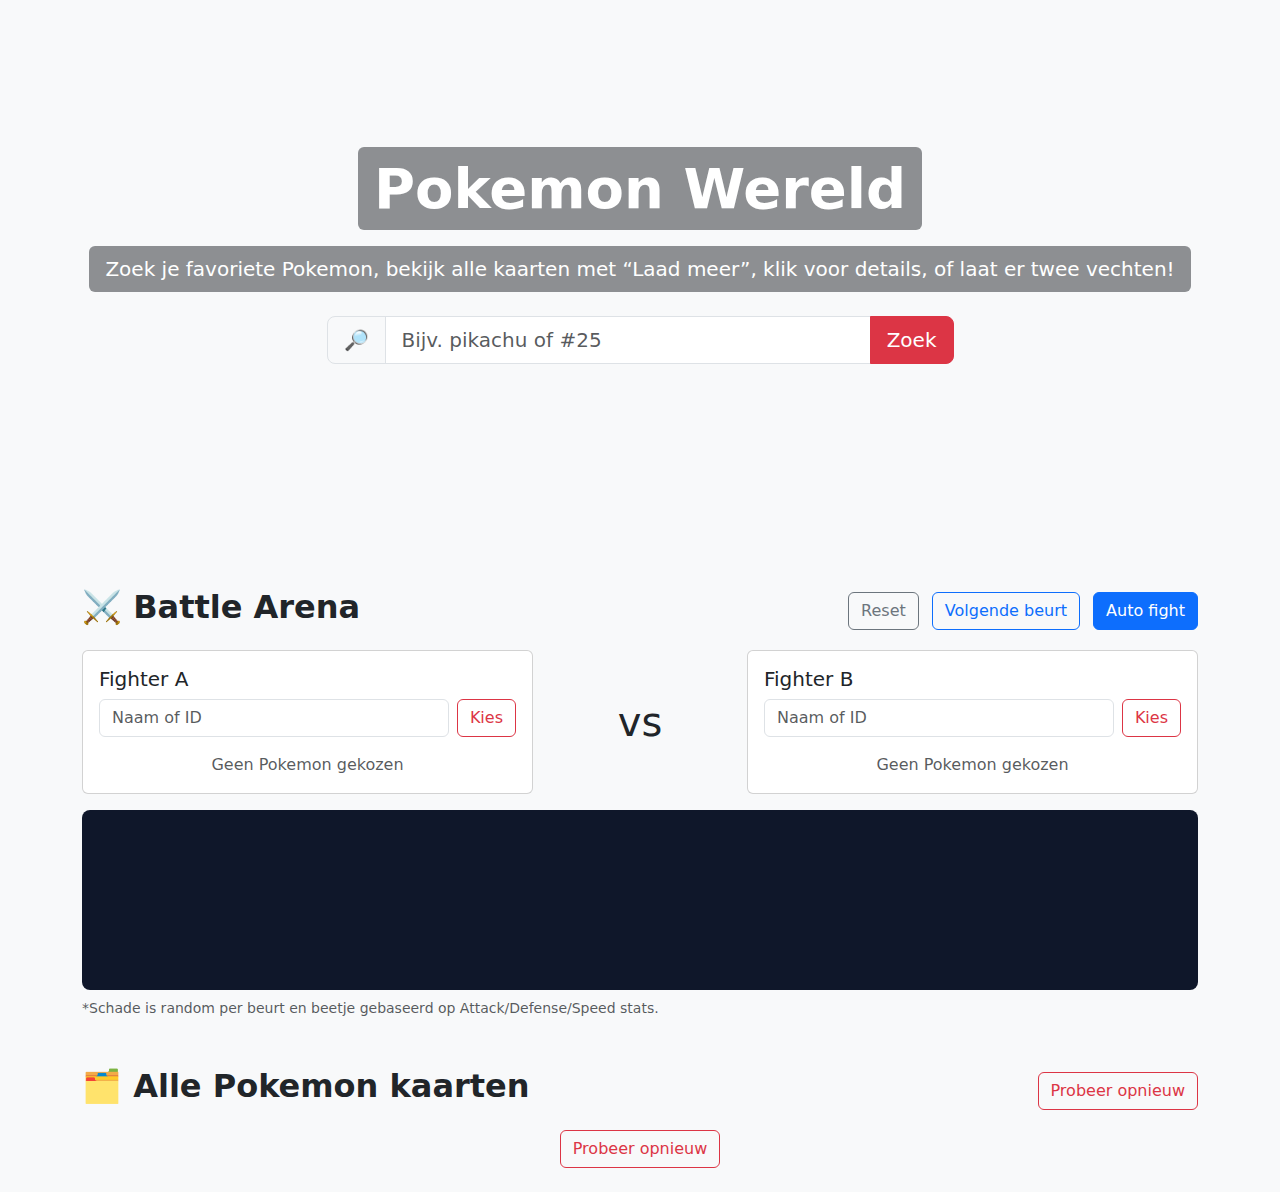
<file: index.html>
<!DOCTYPE html>
<html lang="nl">
  <head>
    <meta charset="UTF-8" />
    <meta name="viewport" content="width=device-width, initial-scale=1" />
    <title>Pokemon Index</title>

    <!-- Bootstrap CSS -->
    <link
      href="https://cdn.jsdelivr.net/npm/bootstrap@5.3.2/dist/css/bootstrap.min.css"
      rel="stylesheet"
    />
    <link rel="stylesheet" href="indexstyle.css" />
  </head>

  <body class="bg-light">
    <!-- Hero -->
    <section class="hero text-white text-center py-5 mb-4 d-flex">
      <div
        class="container d-flex flex-column justify-content-center align-items-center"
      >
        <h1
          class="display-4 fw-bold mb-3 bg-dark bg-opacity-50 px-3 py-2 rounded"
        >
          Pokemon Wereld
        </h1>
        <p class="lead mb-4 bg-dark bg-opacity-50 px-3 py-2 rounded">
          Zoek je favoriete Pokemon, bekijk alle kaarten met “Laad meer”, klik
          voor details, of laat er twee vechten!
        </p>

        <!-- Zoek -->
        <div class="row justify-content-center w-100">
          <div class="col-lg-7">
            <div class="input-group input-group-lg">
              <span class="input-group-text">🔎</span>
              <input
                type="text"
                id="pokemonName"
                class="form-control"
                placeholder="Bijv. pikachu of #25"
              />
              <button class="btn btn-danger" id="btnSearch">Zoek</button>
            </div>
            <div class="mt-2 small text-start">
              <span id="existsIndicator" class="exists-indicator d-none"></span>
              <span id="existsText" class="ms-1 text-muted"></span>
            </div>
          </div>
        </div>
      </div>
    </section>

    <!-- Zoekresultaat -->
    <div class="container mb-5">
      <div id="search-result" class="row g-4 justify-content-center"></div>
    </div>

    <!-- Battle Arena -->
    <div class="container mb-5">
      <div class="d-flex justify-content-between align-items-center mb-3">
        <h2 class="fw-bold">⚔️ Battle Arena</h2>
        <div>
          <button class="btn btn-outline-secondary me-2" id="btnResetBattle">
            Reset
          </button>
          <button class="btn btn-outline-primary me-2" id="btnNextTurn">
            Volgende beurt
          </button>
          <button class="btn btn-primary" id="btnAutoFight">Auto fight</button>
        </div>
      </div>

      <div class="row g-4 align-items-stretch">
        <div class="col-md-5">
          <div class="card h-100 fighter-card">
            <div class="card-body">
              <h5 class="card-title">Fighter A</h5>
              <div class="d-flex align-items-center mb-3">
                <input
                  class="form-control me-2"
                  id="fighterAInput"
                  placeholder="Naam of ID"
                />
                <button class="btn btn-outline-danger" id="btnPickA">
                  Kies
                </button>
              </div>
              <div id="fighterAView" class="text-center text-muted">
                Geen Pokemon gekozen
              </div>
            </div>
          </div>
        </div>
        <div
          class="col-md-2 d-none d-md-flex align-items-center justify-content-center"
        >
          <span class="display-6">vs</span>
        </div>
        <div class="col-md-5">
          <div class="card h-100 fighter-card">
            <div class="card-body">
              <h5 class="card-title">Fighter B</h5>
              <div class="d-flex align-items-center mb-3">
                <input
                  class="form-control me-2"
                  id="fighterBInput"
                  placeholder="Naam of ID"
                />
                <button class="btn btn-outline-danger" id="btnPickB">
                  Kies
                </button>
              </div>
              <div id="fighterBView" class="text-center text-muted">
                Geen Pokemon gekozen
              </div>
            </div>
          </div>
        </div>
      </div>

      <div class="mt-3">
        <div class="log-box" id="battleLog"></div>
        <div class="small text-muted mt-2">
          *Schade is random per beurt en beetje gebaseerd op
          Attack/Defense/Speed stats.
        </div>
      </div>
    </div>

    <div class="container">
      <div class="d-flex justify-content-between align-items-center mb-3">
        <h2 class="fw-bold">🗂️ Alle Pokemon kaarten</h2>
        <button class="btn btn-outline-danger" id="btnLoadMore">
          Laad meer
        </button>
      </div>
      <div id="pokemon-container" class="row g-4"></div>
      <div class="text-center my-4">
        <button class="btn btn-outline-danger" id="btnLoadMoreBottom">
          Laad meer
        </button>
      </div>
    </div>

    <!-- Bootstrap JS -->
    <script src="https://cdn.jsdelivr.net/npm/bootstrap@5.3.2/dist/js/bootstrap.bundle.min.js"></script>

    <script>
      const API = "https://pokeapi.co/api/v2";
      const cache = new Map(); // name/id -> pokemon data
      let listNextUrl = `${API}/pokemon?limit=24`;
      let autoTimer = null;

      const typeColors = {
        normal: "#A8A77A",
        fire: "#EE8130",
        water: "#6390F0",
        electric: "#F7D02C",
        grass: "#7AC74C",
        ice: "#96D9D6",
        fighting: "#C22E28",
        poison: "#A33EA1",
        ground: "#E2BF65",
        flying: "#A98FF3",
        psychic: "#F95587",
        bug: "#A6B91A",
        rock: "#B6A136",
        ghost: "#735797",
        dragon: "#6F35FC",
        dark: "#705746",
        steel: "#B7B7CE",
        fairy: "#D685AD",
      };

      const $ = (sel) => document.querySelector(sel);
      const $$ = (sel) => document.querySelectorAll(sel);

      function cap(s) {
        return s.charAt(0).toUpperCase() + s.slice(1);
      }

      async function getPokemon(identifier) {
        const key = String(identifier).toLowerCase().replace("#", "");
        if (cache.has(key)) return cache.get(key);
        const res = await fetch(`${API}/pokemon/${key}`);
        if (!res.ok) throw new Error("Pokemon niet gevonden!");
        const data = await res.json();
        cache.set(key, data);
        cache.set(String(data.id), data);
        cache.set(data.name, data);
        return data;
      }

      function typeBadge(t) {
        const c = typeColors[t] || "#999"; // default: #999
        return `<span class="badge type-badge" style="background:${c}">${t}</span>`;
      }

      function statRow(label, value, max = 200, cls = "") {
        const pct = Math.min(100, Math.round((value / max) * 100));
        return `
        <div class="mb-2">
          <div class="d-flex justify-content-between">
            <span>${label}</span><span class="text-muted">${value}</span>
          </div>
          <div class="stat-bar ${cls}" style="width:${pct}%"></div>
        </div>
      `;
      }

      function cardHTML(data) {
        const types = data.types.map((t) => typeBadge(t.type.name)).join(" ");
        const img =
          data.sprites.other?.["official-artwork"]?.front_default ||
          data.sprites.front_default ||
          "";
        return `
        <div class="col-6 col-sm-4 col-md-3 col-lg-2">
          <div class="card shadow-sm h-100 text-center">
            <img src="${img}" class="card-img-top p-2" alt="${data.name}">
            <div class="card-body d-flex flex-column">
              <h6 class="card-title text-capitalize mb-1">${data.name}</h6>
              <div class="small text-muted mb-2">#${data.id}</div>
              <div class="d-flex justify-content-center gap-1 mb-3">${types}</div>
              <div class="mt-auto d-grid gap-2">
                <button class="btn btn-sm btn-outline-primary" data-action="details" data-id="${data.id}">Details</button>
                <div class="d-grid gap-2 d-lg-flex">
                  <button class="btn btn-sm btn-outline-secondary flex-fill" data-action="battleA" data-id="${data.id}">+ A</button>
                  <button class="btn btn-sm btn-danger flex-fill" data-action="battleB" data-id="${data.id}">+ B</button>
                </div>
              </div>
            </div>
          </div>
        </div>
      `;
      }

      // Zoekfunctie

      const pokemonNameInput = $("#pokemonName");
      const btnSearch = $("#btnSearch");
      const existsIndicator = $("#existsIndicator");
      const existsText = $("#existsText");
      const searchResult = $("#search-result");

      let debounceT;
      pokemonNameInput.addEventListener("input", () => {
        clearTimeout(debounceT);
        const val = pokemonNameInput.value.trim();
        if (!val) {
          existsIndicator.classList.add("d-none");
          existsText.textContent = "";
          return;
        }
        debounceT = setTimeout(async () => {
          try {
            await getPokemon(val.toLowerCase());
            existsIndicator.className = "exists-indicator exists-yes";
            existsText.textContent = "Bestaat ✅";
          } catch {
            existsIndicator.className = "exists-indicator exists-no";
            existsText.textContent = "Niet gevonden ❌";
          }
          existsIndicator.classList.remove("d-none");
        }, 400);
      });

      btnSearch.addEventListener("click", searchPokemon);
      pokemonNameInput.addEventListener("keydown", (e) => {
        if (e.key === "Enter") searchPokemon();
      });

      async function searchPokemon() {
        const name = pokemonNameInput.value.trim().toLowerCase();
        searchResult.innerHTML = "";
        if (!name) {
          searchResult.innerHTML = `<div class="col-12 text-center text-danger">⚠️ Vul een naam of ID in!</div>`;
          return;
        }
        try {
          const data = await getPokemon(name);
          searchResult.innerHTML = cardHTML(data);
        } catch (e) {
          searchResult.innerHTML = `<div class="col-12 text-center text-danger">${e.message}</div>`;
        }
      }

      // Laad meer
      const listContainer = $("#pokemon-container");
      const btnLoadMore = $("#btnLoadMore");
      const btnLoadMoreBottom = $("#btnLoadMoreBottom");

      btnLoadMore.addEventListener("click", loadMore);
      btnLoadMoreBottom.addEventListener("click", loadMore);

      async function loadMore() {
        if (!listNextUrl) return;
        const btns = [btnLoadMore, btnLoadMoreBottom];
        btns.forEach((b) => {
          b.disabled = true;
          b.textContent = "Laden...";
        });

        try {
          const res = await fetch(listNextUrl);
          const data = await res.json();
          listNextUrl = data.next;

          // Haal details per item op
          const details = await Promise.all(
            data.results.map((item) => getPokemon(item.name).catch(() => null))
          );

          const html = details
            .filter(Boolean)
            .map((p) => cardHTML(p))
            .join("");
          listContainer.insertAdjacentHTML("beforeend", html);

          // Verberg knoppen als we klaar zijn
          if (!listNextUrl) {
            btns.forEach((b) => {
              b.disabled = true;
              b.textContent = "Alles geladen ✔️";
            });
          } else {
            btns.forEach((b) => {
              b.disabled = false;
              b.textContent = "Laad meer";
            });
          }
        } catch (err) {
          console.error(err);
          btns.forEach((b) => {
            b.disabled = false;
            b.textContent = "Probeer opnieuw";
          });
        }
      }

      // Eerste lading
      loadMore();

      // Klikken op kaarten
      document.addEventListener("click", async (e) => {
        const btn = e.target.closest("button[data-action]");
        if (!btn) return;

        const id = btn.getAttribute("data-id");
        const action = btn.getAttribute("data-action");
        if (!id) return;

        if (action === "details") {
          window.location.href = `details.html?id=${id}`;
          return;
        }

        // Voor battle-knoppen halen we de data op en zetten we de fighter
        if (action === "battleA") {
          const poke = await getPokemon(id);
          setFighter("A", poke);
          return;
        }
        if (action === "battleB") {
          const poke = await getPokemon(id);
          setFighter("B", poke);
          return;
        }
      });

      // Battle Arena
      const fighterAView = $("#fighterAView");
      const fighterBView = $("#fighterBView");
      const battleLog = $("#battleLog");

      const btnPickA = $("#btnPickA");
      const btnPickB = $("#btnPickB");
      btnPickA.addEventListener("click", pickFromInputA);
      btnPickB.addEventListener("click", pickFromInputB);

      async function pickFromInputA() {
        const val = $("#fighterAInput").value.trim();
        if (!val) return;
        try {
          setFighter("A", await getPokemon(val));
        } catch {
          bericht("Pokemon A niet gevonden");
        }
      }
      async function pickFromInputB() {
        const val = $("#fighterBInput").value.trim();
        if (!val) return;
        try {
          setFighter("B", await getPokemon(val));
        } catch {
          bericht("Pokemon B niet gevonden");
        }
      }

      const state = {
        A: null,
        B: null,
        inBattle: false,
        turn: "A",
      };

      function makeFighter(p) {
        const stats = Object.fromEntries(
          p.stats.map((s) => [s.stat.name, s.base_stat])
        );
        const maxHP = Math.max(1, stats.hp) * 10; // HP
        return {
          id: p.id,
          name: p.name,
          img:
            p.sprites.front_default ||
            p.sprites.other?.["official-artwork"]?.front_default ||
            "",
          types: p.types.map((t) => t.type.name),
          stats,
          maxHP,
          hp: maxHP,
          attack: stats.attack,
          defense: stats.defense,
          speed: stats.speed,
        };
      }

      function setFighter(side, p) {
        state[side] = makeFighter(p);
        renderFighter(side);
        log(`⚙️ Fighter ${side} ingesteld op ${cap(p.name)} (#${p.id}).`);
        if (state.A && state.B) {
          resetBattle(false);
        }
      }

      function renderFighter(side) {
        const f = state[side];
        const el = side === "A" ? fighterAView : fighterBView;
        if (!f) {
          el.innerHTML = '<span class="text-muted">Geen Pokemon gekozen</span>';
          return;
        }

        const types = f.types.map((t) => typeBadge(t)).join(" ");
        const hpPct = Math.round((f.hp / f.maxHP) * 100);
        el.innerHTML = `
        <div class="d-flex gap-3 align-items-center">
          <img src="${f.img}" alt="${f.name}">
          <div class="flex-grow-1">
            <div class="d-flex justify-content-between">
              <div class="fw-semibold text-capitalize">${f.name}</div>
              <div class="small text-muted">#${f.id}</div>
            </div>
            <div class="mb-1">${types}</div>
            <div class="progress" role="progressbar" aria-valuenow="${hpPct}" aria-valuemin="0" aria-valuemax="100">
              <div class="progress-bar" style="width:${hpPct}%">${hpPct}%</div>
            </div>
            <div class="small mt-1">HP: ${f.hp} / ${f.maxHP}</div>
          </div>
        </div>
      `;
      }

      function resetBattle(showMsg = true) {
        if (state.A) {
          state.A.hp = state.A.maxHP;
          renderFighter("A");
        }
        if (state.B) {
          state.B.hp = state.B.maxHP;
          renderFighter("B");
        }
        state.turn =
          state.A && state.B
            ? state.A.speed >= state.B.speed
              ? "A"
              : "B"
            : "A";
        state.inBattle = false;
        clearInterval(autoTimer);
        autoTimer = null;
        if (showMsg) log("🔄 Battle gereset.");
      }

      function randomDamage(attacker, defender) {
        // Random factor + beetje invloed van stats
        const base = attacker.attack * (0.8 + Math.random() * 0.4); // 80%-120% attack
        const mitig = defender.defense * 0.3; // verdediging
        const raw = Math.max(5, Math.round(base - mitig));
        // Kleine randomizer
        const jitter = Math.round(raw * (0.85 + Math.random() * 0.3));
        return Math.max(1, jitter);
      }

      function takeTurn() {
        if (!state.A || !state.B) return log("Kies eerst beide fighters.");
        if (state.inBattle === false) state.inBattle = true;

        const atkSide = state.turn;
        const defSide = atkSide === "A" ? "B" : "A";
        const atk = state[atkSide];
        const def = state[defSide];

        if (atk.hp <= 0 || def.hp <= 0) {
          endBattle();
          return;
        }

        const dmg = randomDamage(atk, def);
        def.hp = Math.max(0, def.hp - dmg);
        log(`🎯 ${cap(atk.name)} doet ${dmg} schade aan ${cap(def.name)}.`);
        renderFighter(defSide);

        if (def.hp <= 0) {
          log(`🏆 ${cap(atk.name)} wint!`);
          state.inBattle = false;
          clearInterval(autoTimer);
          autoTimer = null;
          return;
        }

        state.turn = defSide; // wissel beurt
      }

      function endBattle() {
        if (!state.A || !state.B) return;
        const winner = state.A.hp > 0 ? state.A : state.B;
        const loser = state.A.hp > 0 ? state.B : state.A;
        log(
          `🏆 ${cap(winner.name)} heeft gewonnen! ${cap(
            loser.name
          )} viel uit met 0 HP.`
        );
        state.inBattle = false;
        clearInterval(autoTimer);
        autoTimer = null;
      }

      function log(msg) {
        const time = new Date().toLocaleTimeString();
        battleLog.insertAdjacentHTML(
          "beforeend",
          `<div>[${time}] ${msg}</div>`
        );
        battleLog.scrollTop = battleLog.scrollHeight;
      }

      // Buttons
      $("#btnResetBattle").addEventListener("click", () => resetBattle(true));
      $("#btnNextTurn").addEventListener("click", takeTurn);
      $("#btnAutoFight").addEventListener("click", () => {
        if (!state.A || !state.B) return log("Kies eerst beide fighters.");
        if (autoTimer) {
          clearInterval(autoTimer);
          autoTimer = null;
          log("⏹️ Auto fight gestopt.");
          return;
        }
        log("▶️ Auto fight gestart.");
        autoTimer = setInterval(() => {
          if (state.inBattle === false) state.inBattle = true;
          takeTurn();
          if (!state.inBattle) {
            clearInterval(autoTimer);
            autoTimer = null;
          }
        }, 800);
      });

      // Detail knop naar fighters
      detailsModalEl.addEventListener("click", async (e) => {
        const btnA = e.target.closest("#addToBattleA");
        const btnB = e.target.closest("#addToBattleB");
        if (btnA && currentDetailPokemon) {
          setFighter("A", currentDetailPokemon);
        }
        if (btnB && currentDetailPokemon) {
          setFighter("B", currentDetailPokemon);
        }
      });

      // Berichten
      function bericht(message) {
        const id = "bericht";
        let b = document.getElementById(id);
        if (!b) {
          b = document.createElement("div");
          b.id = id;
          b.style.position = "fixed";
          b.style.right = "16px";
          b.style.bottom = "16px";
          b.style.zIndex = 1080;
          document.body.appendChild(t);
        }
        const el = document.createElement("div");
        el.className = "bericht align-items-center show";
        el.role = "alert";
        el.style.minWidth = "220px";
        el.innerHTML = `
        <div class="d-flex">
          <div class="bericht-body">${message}</div>
          <button type="button" class="btn-close me-2 m-auto" data-bs-dismiss="bericht"></button>
        </div>`;
        b.appendChild(el);
        setTimeout(() => el.remove(), 3000);
      }
    </script>
  </body>
</html>
</file>
<file: indexstyle.css>
.hero {
     background:
         url('https://raw.githubusercontent.com/PokeAPI/media/master/logo/pokeapi_256.png') center 20% / 220px no-repeat,
         url('https://wallpapercave.com/wp/wp2751323.png') center/cover no-repeat;
     min-height: 60vh;
 }

 .type-badge {
     text-transform: capitalize;
     font-weight: 600;
 }

 .card:hover {
     transform: translateY(-2px);
     transition: transform .15s ease;
 }

 .stat-bar {
     height: 10px;
     border-radius: 6px;
 }

 .hp-bar {
     background: linear-gradient(90deg, #4caf50, #8bc34a);
 }

 .atk-bar {
     background: linear-gradient(90deg, #f44336, #ef9a9a);
 }

 .def-bar {
     background: linear-gradient(90deg, #2196f3, #90caf9);
 }

 .spd-bar {
     background: linear-gradient(90deg, #ff9800, #ffcc80);
 }

 .exists-indicator {
     width: 12px;
     height: 12px;
     border-radius: 50%;
     display: inline-block;
     margin-left: 8px;
 }

 .exists-yes {
     background: #28a745;
 }

 .exists-no {
     background: #dc3545;
 }

 .fighter-card img {
     width: 96px;
     height: 96px;
     image-rendering: pixelated;
 }

 .sprite-xl {
     width: 128px;
     height: 128px;
     image-rendering: pixelated;
 }

 .cursor-pointer {
     cursor: pointer;
 }

 .log-box {
     background: #0f172a;
     color: #e2e8f0;
     font-family: ui-monospace, SFMono-Regular, Menlo, Monaco, Consolas, "Liberation Mono", "Courier New", monospace;
     border-radius: .5rem;
     padding: .75rem;
     height: 180px;
     overflow: auto;
 }

 .sticky-actions {
     position: sticky;
     bottom: 0;
     background: rgba(255, 255, 255, .9);
     backdrop-filter: blur(6px);
     padding-top: .5rem;
 }
</file>
